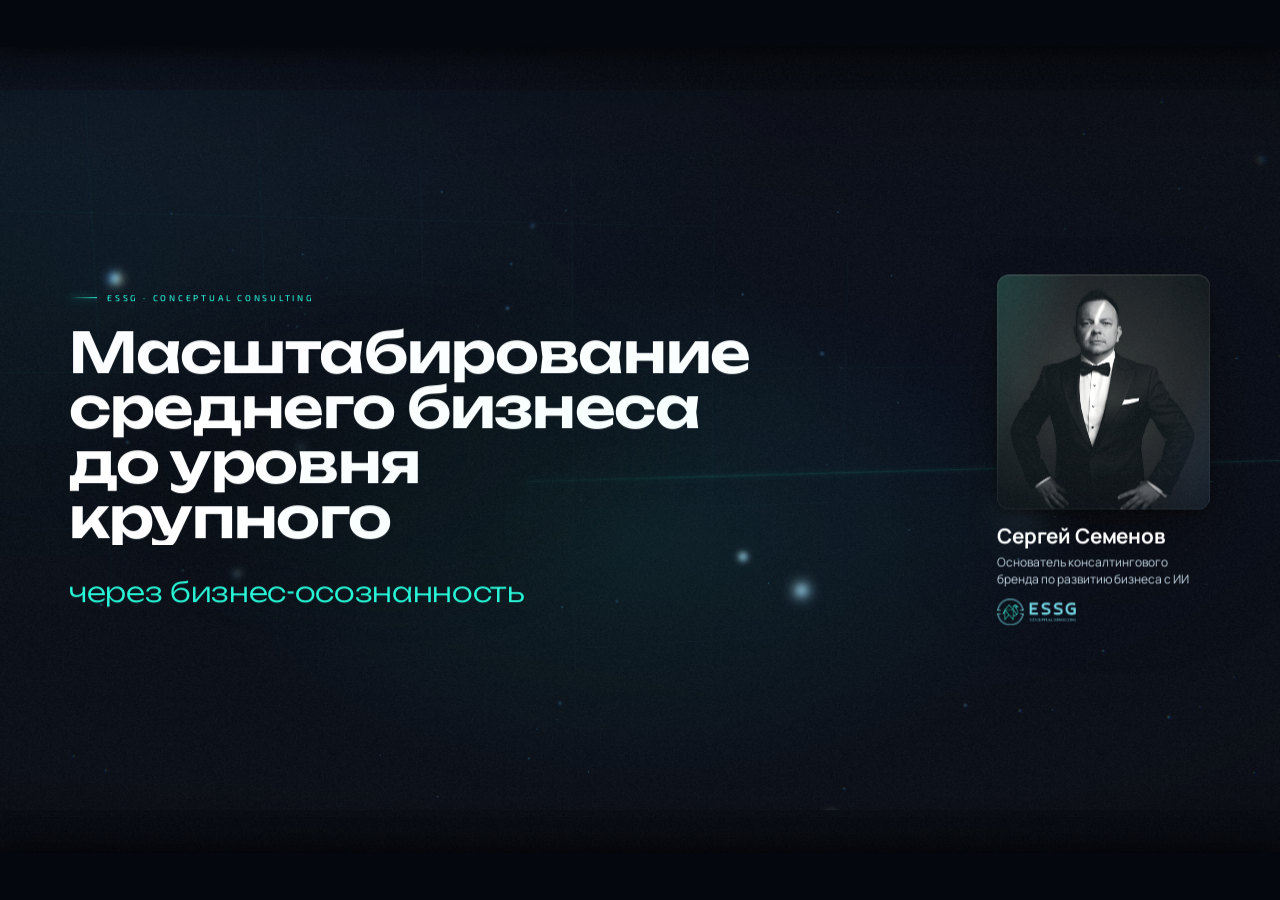
<file: deck.html>
<!DOCTYPE html>
<html lang="ru">
<head>
<meta charset="utf-8">
<meta name="viewport" content="width=device-width, initial-scale=1, viewport-fit=cover">
<title>Масштабирование среднего бизнеса до уровня крупного</title>
<meta name="description" content="ESSG · Сергей Семенов — путешествие по системе координат бизнеса">
<link rel="stylesheet" href="css/deck.css">
<script type="importmap">
{"imports":{
  "three":"./vendor/three/three.module.js",
  "three/addons/":"./vendor/three/addons/"
}}
</script>
</head>
<body>

<!-- кадр 16:9. Всё внутри масштабируется целиком, поэтому композиция
     одинакова на любой ширине, а не «плывёт» по процентам высоты -->
<div id="fit">
  <!-- слой 1: объёмный мир -->
  <canvas id="gl"></canvas>
  <!-- слой 2: контент кадра -->
  <div id="stage" aria-live="polite"></div>
</div>

<!-- слой 3: оптика -->
<div id="optics" aria-hidden="true">
  <div class="bloomveil"></div>
  <div class="shutter"></div>
  <div class="flash"></div>
  <div class="vignette"></div>
  <div class="grain"></div>
  <div class="bars"><i></i><i></i></div>
</div>

<!-- слой 4: управление -->
<nav id="hud" aria-label="навигация по презентации">
  <div class="rail"><div class="rail-fill"></div><div class="rail-ticks"></div></div>
  <div class="meta">
    <span class="axis-badge" id="axisBadge">—</span>
    <span class="count"><b id="stepNo">01</b><s>/</s><i id="stepTotal">04</i></span>
  </div>
  <div class="hint" id="hint">стрелки · пробел · прокрутка</div>
</nav>

<div id="boot"><div class="boot-mark"></div><div class="boot-txt">ESSG</div></div>

<script type="module" src="js/main.js"></script>
</body>
</html>
</file>
<file: css/deck.css>
/* ============================================================
   Масштабирование среднего бизнеса до уровня крупного — ESSG
   Дизайн-система сцены. Правило: ни одной флэтовой заливки,
   ни одного кегля вне шкалы, ни одного цвета вне палитры.
   ============================================================ */

@font-face{font-family:Unbounded;src:url("../media/fonts/Unbounded.ttf") format("truetype-variations");
  font-weight:200 900;font-display:block}
@font-face{font-family:Manrope;src:url("../media/fonts/Manrope.ttf") format("truetype-variations");
  font-weight:200 800;font-display:block}
@font-face{font-family:Exo2;src:url("../media/fonts/Exo2.ttf") format("truetype-variations");
  font-weight:200 900;font-display:block}

:root{
  /* --- палитра ESSG Neon. Больше двух акцентов в кадре не выводим --- */
  --void:#04070E;
  --bg:#070B16;
  --surface:#0B1220;
  --card:#16233A;
  --mint:#22F5D6;
  --blue:#3D7DFF;
  --teal:#0C3336;
  --magenta:#FF2E88;
  --ink:#FFFFFF;
  --muted:#BFD2E0;
  --dim:#7E93A8;

  /* --- единица кадра. --k ставит main.js: ширина кадра / 1920.
         Все кегли и отступы считаются от неё, поэтому композиция
         на любом экране одна и та же, просто крупнее или мельче. --- */
  --k: 1;

  /* --- типографическая шкала, шаг 1.28, единственный источник кеглей --- */
  --t-mega: calc(var(--k) * 84px);
  --t-hero: calc(var(--k) * 66px);
  --t-h1:   calc(var(--k) * 52px);
  --t-h2:   calc(var(--k) * 41px);
  --t-h3:   calc(var(--k) * 31px);
  --t-lead: calc(var(--k) * 23px);
  --t-body: calc(var(--k) * 18px);
  --t-label:calc(var(--k) * 13px);
  --t-micro:calc(var(--k) * 11px);

  /* --- ритм отступов, шаг 1.5. Тесных отступов не бывает --- */
  --s1:calc(var(--k) * 6px);  --s2:calc(var(--k) * 10px);
  --s3:calc(var(--k) * 15px); --s4:calc(var(--k) * 22px);
  --s5:calc(var(--k) * 33px); --s6:calc(var(--k) * 50px);
  --s7:calc(var(--k) * 74px); --s8:calc(var(--k) * 112px);
  --s9:calc(var(--k) * 168px);
  --gutter:calc(var(--k) * 104px);

  /* --- тени: всегда минимум три слоя, иначе плоско --- */
  --lift:
     0 1px 0 rgba(255,255,255,.055) inset,
     0 -22px 44px -30px rgba(34,245,214,.30) inset,
     0 2px 5px rgba(0,0,0,.50),
     0 14px 34px -12px rgba(0,0,0,.62),
     0 44px 90px -40px rgba(0,0,0,.80);
  --lift-hi:
     0 1px 0 rgba(255,255,255,.085) inset,
     0 -26px 50px -30px rgba(34,245,214,.40) inset,
     0 3px 8px rgba(0,0,0,.52),
     0 20px 48px -14px rgba(0,0,0,.66),
     0 64px 130px -50px rgba(0,0,0,.85);

  --ease:cubic-bezier(.16,1,.3,1);
  --ease-io:cubic-bezier(.66,0,.34,1);
}

*,*::before,*::after{box-sizing:border-box;margin:0;padding:0}
html,body{height:100%}
html{background:var(--void)}
body{
  font-family:Manrope,system-ui,sans-serif;
  color:var(--ink);
  background:var(--void);
  overflow:hidden;
  -webkit-font-smoothing:antialiased;
  text-rendering:optimizeLegibility;
  font-variant-numeric:tabular-nums;
  touch-action:none;
  cursor:default;
}
::selection{background:rgba(34,245,214,.26)}

/* ================= слои ================= */

#stage .anchor{position:absolute;left:0;top:0;will-change:transform,opacity}
#stage .part{transform-origin:50% 50%}
#stage .part[data-pad="right"]{transform-origin:100% 50%;padding-right:clamp(14px,1.2vw,26px)}
#stage .part[data-pad="left"]{transform-origin:0% 50%;padding-left:clamp(14px,1.2vw,26px)}

#optics{position:fixed;inset:0;z-index:5;pointer-events:none}
/* мягкая засветка от неона — «воздух» вместо пустоты */
#optics .bloomveil{position:absolute;inset:-10%;
  background:
    radial-gradient(42% 34% at 50% 58%, rgba(34,245,214,.075), transparent 70%),
    radial-gradient(60% 46% at 16% 18%, rgba(61,125,255,.055), transparent 72%);
  mix-blend-mode:screen;opacity:.9}
#optics .vignette{position:absolute;inset:0;
  background:
    radial-gradient(128% 96% at 50% 44%, transparent 50%, rgba(2,4,9,.26) 82%, rgba(2,4,9,.62) 100%),
    linear-gradient(to bottom, rgba(2,4,9,.30), transparent 20%, transparent 86%, rgba(2,4,9,.30))}
#optics .grain{position:absolute;inset:-60px;
  background-image:url("../media/grain.png");background-size:256px 256px;
  opacity:.055;mix-blend-mode:overlay;animation:grainshift 1.1s steps(3) infinite}
@keyframes grainshift{0%{transform:translate3d(0,0,0)}33%{transform:translate3d(-14px,9px,0)}
  66%{transform:translate3d(11px,-12px,0)}100%{transform:translate3d(0,0,0)}}
/* кинематографические поля — включаются только на ключевых кадрах */
#optics .bars i{position:absolute;left:0;right:0;height:0;background:var(--void);
  transition:height .9s var(--ease);box-shadow:0 0 30px rgba(0,0,0,.9)}
#optics .bars i:first-child{top:0}
#optics .bars i:last-child{bottom:0}
body[data-cine="1"] #optics .bars i{height:5.2vh}

/* ================= HUD ================= */
#hud{position:fixed;left:var(--gutter);right:var(--gutter);bottom:clamp(16px,2.4vh,30px);
  z-index:6;display:grid;grid-template-columns:1fr auto;gap:var(--s3) var(--s5);align-items:center}
#hud .rail{grid-column:1/-1;position:relative;height:2px;border-radius:2px;
  background:linear-gradient(90deg, rgba(191,210,224,.10), rgba(191,210,224,.16), rgba(191,210,224,.08))}
#hud .rail-fill{position:absolute;left:0;top:-.5px;height:3px;width:0;border-radius:3px;
  background:linear-gradient(90deg, rgba(34,245,214,.35), var(--mint));
  box-shadow:0 0 12px rgba(34,245,214,.65), 0 0 34px rgba(34,245,214,.28);
  transition:width .18s linear}
#hud .rail-ticks{position:absolute;inset:0}
#hud .rail-ticks b{position:absolute;top:-3px;width:1px;height:8px;background:rgba(191,210,224,.22)}
#hud .rail-ticks b.on{background:var(--mint);box-shadow:0 0 8px rgba(34,245,214,.8)}
#hud .meta{display:flex;align-items:center;gap:var(--s3)}
#hud .axis-badge{font-family:Exo2;font-weight:600;font-size:var(--t-micro);letter-spacing:.24em;
  text-transform:uppercase;color:var(--mint);padding:5px 10px 4px;border-radius:999px;
  border:1px solid rgba(34,245,214,.28);background:rgba(34,245,214,.055);
  box-shadow:0 0 18px -6px rgba(34,245,214,.5) inset}
#hud .count{font-family:Exo2;font-size:var(--t-label);letter-spacing:.1em;color:var(--dim)}
#hud .count b{color:var(--ink);font-weight:600}
#hud .count s{text-decoration:none;opacity:.4;margin:0 3px}
#hud .hint{grid-column:1;font-size:var(--t-micro);letter-spacing:.2em;text-transform:uppercase;
  color:var(--dim);opacity:.55;transition:opacity .5s var(--ease)}
body[data-moved="1"] #hud .hint{opacity:0}

/* ================= загрузка ================= */
#boot{position:fixed;inset:0;z-index:20;background:var(--void);
  display:grid;place-content:center;gap:var(--s4);justify-items:center;
  transition:opacity .8s var(--ease), visibility .8s}
body[data-ready="1"] #boot{opacity:0;visibility:hidden}
#boot .boot-mark{width:34px;height:34px;border-radius:50%;
  border:1px solid rgba(34,245,214,.22);border-top-color:var(--mint);
  animation:spin 1s linear infinite;box-shadow:0 0 26px -6px rgba(34,245,214,.6)}
@keyframes spin{to{transform:rotate(360deg)}}
#boot .boot-txt{font-family:Unbounded;font-weight:300;font-size:var(--t-label);
  letter-spacing:.52em;color:var(--dim);text-indent:.52em}

/* ============================================================
   ТИПОГРАФИКА КОНТЕНТА
   ============================================================ */
.t-kicker{font-family:Exo2;font-weight:500;font-size:var(--t-label);letter-spacing:.32em;
  text-transform:uppercase;color:var(--mint);display:flex;align-items:center;gap:var(--s3)}
.t-kicker::before{content:"";width:clamp(18px,2.2vw,44px);height:1px;flex:none;
  background:linear-gradient(90deg, transparent, var(--mint));box-shadow:0 0 8px rgba(34,245,214,.7)}

.t-mega{font-family:Unbounded;font-weight:600;font-size:var(--t-mega);line-height:.98;
  letter-spacing:-.024em;text-wrap:balance}
.t-hero{font-family:Unbounded;font-weight:600;font-size:var(--t-hero);line-height:1.02;
  letter-spacing:-.02em;text-wrap:balance}
.t-h1{font-family:Unbounded;font-weight:500;font-size:var(--t-h1);line-height:1.08;letter-spacing:-.016em}
.t-h2{font-family:Unbounded;font-weight:500;font-size:var(--t-h2);line-height:1.14;letter-spacing:-.012em}
.t-h3{font-family:Manrope;font-weight:700;font-size:var(--t-h3);line-height:1.24;letter-spacing:-.008em}
.t-lead{font-family:Manrope;font-weight:400;font-size:var(--t-lead);line-height:1.52;color:var(--muted)}
.t-body{font-family:Manrope;font-weight:400;font-size:var(--t-body);line-height:1.62;color:var(--muted)}
.t-label{font-family:Exo2;font-weight:500;font-size:var(--t-label);letter-spacing:.2em;
  text-transform:uppercase;color:var(--dim)}
.t-micro{font-family:Exo2;font-weight:500;font-size:var(--t-micro);letter-spacing:.22em;
  text-transform:uppercase;color:var(--dim)}
.mint{color:var(--mint)}
.em{color:var(--ink);font-weight:600}
/* цитата владельца — только тут допускается кавычка-ёлочка крупно */
.t-quote{font-family:Manrope;font-weight:500;font-size:var(--t-h3);line-height:1.38;color:var(--ink)}
.t-quote i{font-style:normal;color:var(--mint)}

/* перевод строки по словам без висячих предлогов */
.nb{white-space:nowrap}

/* ============================================================
   ПОВЕРХНОСТИ
   ============================================================ */
/* стекло: градиент + внутренний блик + кант, затухающий книзу + внешнее свечение */
.glass{position:relative;border-radius:clamp(14px,1.1vw,22px);
  background:
    linear-gradient(168deg, rgba(31,48,78,.92) 0%, rgba(14,23,40,.94) 58%, rgba(9,15,27,.96) 100%);
  box-shadow:var(--lift);
  backdrop-filter:blur(14px) saturate(1.1);
  -webkit-backdrop-filter:blur(14px) saturate(1.1);
  isolation:isolate}
.glass::before{content:"";position:absolute;inset:0;border-radius:inherit;padding:1px;
  background:linear-gradient(180deg, rgba(34,245,214,.62), rgba(34,245,214,.16) 42%, rgba(34,245,214,0) 92%);
  -webkit-mask:linear-gradient(#000 0 0) content-box, linear-gradient(#000 0 0);
  -webkit-mask-composite:xor;mask:linear-gradient(#000 0 0) content-box, linear-gradient(#000 0 0);
  mask-composite:exclude;pointer-events:none}
/* блик по верхней кромке */
.glass::after{content:"";position:absolute;left:6%;right:6%;top:2px;height:38%;border-radius:inherit;
  background:linear-gradient(180deg, rgba(255,255,255,.075), transparent);
  filter:blur(6px);pointer-events:none}
.glass.blue::before{background:linear-gradient(180deg, rgba(61,125,255,.66), rgba(61,125,255,.16) 42%, rgba(61,125,255,0) 92%)}
.glass.blue{box-shadow:
     0 1px 0 rgba(255,255,255,.055) inset,
     0 -22px 44px -30px rgba(61,125,255,.34) inset,
     0 2px 5px rgba(0,0,0,.50), 0 14px 34px -12px rgba(0,0,0,.62), 0 44px 90px -40px rgba(0,0,0,.80)}
.glass.mag::before{background:linear-gradient(180deg, rgba(255,46,136,.62), rgba(255,46,136,.14) 42%, rgba(255,46,136,0) 92%)}
.glass.mag{box-shadow:
     0 1px 0 rgba(255,255,255,.055) inset,
     0 -22px 44px -30px rgba(255,46,136,.32) inset,
     0 2px 5px rgba(0,0,0,.50), 0 14px 34px -12px rgba(0,0,0,.62), 0 44px 90px -40px rgba(0,0,0,.80)}

/* узел схемы — плашка на оси */
.node{display:inline-flex;align-items:center;gap:var(--s2);
  padding:clamp(9px,.72vw,15px) clamp(16px,1.3vw,28px);
  font-family:Unbounded;font-weight:500;font-size:var(--t-h3);letter-spacing:-.008em;
  white-space:nowrap}
.node .dot{width:6px;height:6px;border-radius:50%;background:var(--mint);flex:none;
  box-shadow:0 0 10px var(--mint), 0 0 26px rgba(34,245,214,.55)}
.node.blue .dot{background:var(--blue);box-shadow:0 0 10px var(--blue),0 0 26px rgba(61,125,255,.5)}
.node.mag .dot{background:var(--magenta);box-shadow:0 0 10px var(--magenta),0 0 26px rgba(255,46,136,.5)}

/* развилка «или» — ромб между узлами */
.vs{width:clamp(30px,2.3vw,44px);height:clamp(30px,2.3vw,44px);display:grid;place-content:center;
  transform:rotate(45deg);border-radius:6px;
  background:linear-gradient(150deg, rgba(255,46,136,.22), rgba(20,12,24,.9));
  border:1px solid rgba(255,46,136,.5);
  box-shadow:0 0 26px -6px rgba(255,46,136,.75), 0 10px 26px -12px rgba(0,0,0,.8)}
.vs span{transform:rotate(-45deg);font-family:Exo2;font-weight:700;font-size:var(--t-micro);
  letter-spacing:.06em;color:#FFD9E8}

/* ============================================================
   ОПРАВА ФОТОГРАФИИ — текст никогда не лежит на фото
   ============================================================ */
.plate{position:relative;border-radius:clamp(12px,.95vw,18px);overflow:hidden;
  background:var(--surface);
  box-shadow:var(--lift-hi)}
.plate img{display:block;width:100%;height:100%;object-fit:cover;
  filter:saturate(.92) contrast(1.03)}
/* фаска: светлая кромка сверху-слева, глухая снизу-справа */
.plate .bevel{position:absolute;inset:0;border-radius:inherit;pointer-events:none;
  box-shadow:
    0 1px 0 rgba(255,255,255,.12) inset,
    0 0 0 1px rgba(255,255,255,.055) inset,
    0 -70px 90px -70px rgba(4,7,14,.95) inset}
/* контровой блик по одному ребру — главный признак «дорого» на фото */
.plate .rim{position:absolute;inset:0;border-radius:inherit;pointer-events:none;
  background:linear-gradient(112deg, rgba(34,245,214,.16), transparent 26%, transparent 76%, rgba(61,125,255,.12));
  mix-blend-mode:screen}
.plate.cut{background:transparent;box-shadow:none}
.plate.cut img{object-fit:contain;filter:drop-shadow(0 34px 44px rgba(0,0,0,.72))}
.plate.cut .bevel,.plate.cut .rim{display:none}

/* подпись к фото — отдельный материал под кадром, не поверх */
.caption{display:flex;flex-direction:column;gap:2px;padding-top:var(--s3)}
.caption b{font-family:Manrope;font-weight:700;font-size:var(--t-body);letter-spacing:.002em;color:var(--ink)}
.caption span{font-family:Exo2;font-weight:500;font-size:var(--t-micro);letter-spacing:.2em;
  text-transform:uppercase;color:var(--dim)}
.caption.on-side{padding-top:0}

/* портретная карточка человека */
.person{display:flex;flex-direction:column;gap:0;width:100%}
.person .frame{position:relative;border-radius:clamp(12px,.95vw,18px);overflow:hidden;
  aspect-ratio:3/4;
  background:
    radial-gradient(120% 90% at 50% 8%, rgba(31,48,78,.75), rgba(8,13,24,.96) 72%);
  box-shadow:var(--lift)}
.person .frame img{position:absolute;inset:0;width:100%;height:100%;object-fit:cover;object-position:50% 12%}
.person .frame .bevel{position:absolute;inset:0;border-radius:inherit;pointer-events:none;
  box-shadow:0 0 0 1px rgba(255,255,255,.06) inset, 0 -80px 80px -60px rgba(4,7,14,.9) inset}
.person .frame .glowline{position:absolute;left:0;right:0;bottom:0;height:1px;
  background:linear-gradient(90deg,transparent,var(--mint),transparent);opacity:.55;
  box-shadow:0 0 12px rgba(34,245,214,.7)}
.person .who{padding-top:var(--s3);display:flex;flex-direction:column;gap:3px}
.person .who b{font-family:Manrope;font-weight:700;font-size:var(--t-body);color:var(--ink)}
.person .who span{font-family:Manrope;font-weight:400;font-size:var(--t-micro);letter-spacing:.02em;
  text-transform:none;color:var(--dim);line-height:1.4}

/* логотип: всегда в собственной оправе, не «шлёпнутый» на фон */
.logomark{display:inline-flex;align-items:center;gap:var(--s3);
  padding:var(--s2) var(--s3);border-radius:10px;
  background:linear-gradient(170deg, rgba(255,255,255,.055), rgba(255,255,255,.015));
  border:1px solid rgba(255,255,255,.075);
  box-shadow:0 10px 30px -18px rgba(0,0,0,.9)}
.logomark img{height:clamp(17px,1.35vw,26px);width:auto;display:block;
  filter:brightness(1.35) saturate(.85)}
.logomark.bare{background:none;border:0;box-shadow:none;padding:0}

/* список тезисов — маркер чертится, а не появляется точкой */
.bullets{display:flex;flex-direction:column;gap:var(--s3)}
.bullets li{list-style:none;display:grid;grid-template-columns:auto 1fr;gap:var(--s3);align-items:baseline}
.bullets li .mk{width:clamp(14px,1.1vw,22px);height:1px;background:linear-gradient(90deg,var(--mint),transparent);
  box-shadow:0 0 8px rgba(34,245,214,.6);transform-origin:left center;margin-top:.72em}
.bullets li em{font-style:normal;color:var(--ink);font-weight:600}

/* мелкая техническая пометка — для «уточнить у владельца» не используется в показе */
.tag{font-family:Exo2;font-size:var(--t-micro);letter-spacing:.18em;text-transform:uppercase;
  color:var(--mint);opacity:.75}

/* ============================================================
   РАСКЛАДКИ СЦЕН
   ============================================================ */
.blk{position:relative}
.stack{display:flex;flex-direction:column;align-items:flex-start}
.gap3{gap:var(--s3)} .gap4{gap:var(--s4)} .gap5{gap:var(--s5)} .gap6{gap:var(--s6)}

/* обложка */
.cover{display:grid;grid-template-columns:minmax(0,1.32fr) minmax(0,.68fr);
  gap:var(--s7);align-items:center;width:min(1560px, 84vw)}
.who-line{display:flex;flex-direction:column;align-items:flex-start;gap:var(--s1)}

/* «или» — две чаши весов */
.fork{display:grid;grid-template-columns:1fr auto 1fr;align-items:center;
  gap:clamp(14px,1.5vw,34px);width:min(1080px,72vw)}
.fork .side{display:flex;flex-direction:column;gap:var(--s3)}
.fork .side.r{align-items:flex-end;text-align:right}

/* три персоны в ряд */
.trio{display:grid;grid-template-columns:repeat(3,1fr);gap:clamp(16px,1.8vw,38px);
  width:min(1020px,66vw)}

/* ============================================================
   БРЕЙКПОИНТЫ. Проверяется на 1920 / 1440 / 1280 / 834 / 390
   ============================================================ */



@media (prefers-reduced-motion:reduce){
  #optics .grain{animation:none}
}

/* ============================================================
   РАСКРЫТИЕ ПО ПРОГРЕССУ
   --rv ставит main.js: 0 — ещё нет, 1 — на месте.
   Никакого transition: значение приходит каждый кадр,
   иначе скраб назад «догоняет» и дёргается.
   ============================================================ */
[data-r]{
  --rv:0;
  opacity:var(--rv);
  transform:translate3d(0, calc((1 - var(--rv)) * 26px), 0);
  will-change:transform,opacity,filter;
}
/* заголовок выходит из-за собственной кромки — «печать», а не всплытие */
h1[data-r],h2[data-r]{
  clip-path:inset(-12% -30% calc((1 - var(--rv)) * 112%) -8%);
  transform:translate3d(0, calc((1 - var(--rv)) * 14px), 0);
  opacity:1;
}
/* маркер списка чертится слева вправо */
.bullets li .mk{transform:scaleX(var(--rv, 1))}

/* ============================================================
   ЭЛЕМЕНТЫ СЦЕН 2–3
   ============================================================ */
/* знак вопроса: та же ромбовидная форма, что «или», но пурпурная */
.q-mark{display:flex;align-items:center;gap:var(--s4);margin-top:var(--s2)}
.vs.mag-q{background:linear-gradient(150deg, rgba(255,46,136,.30), rgba(24,10,20,.92));
  border-color:rgba(255,46,136,.62);
  box-shadow:0 0 34px -6px rgba(255,46,136,.85), 0 12px 30px -14px rgba(0,0,0,.85)}
.vs.mag-q span{font-size:var(--t-body);color:#FFE3EE;font-weight:700}

/* фото-вставка с подписью */
figure.shot{width:100%;margin:0}
figure.shot .plate{width:100%}

/* глобальное и локальное рядом: слева одна персона, справа три */
.two-col{display:grid;grid-template-columns:minmax(0,.34fr) minmax(0,1fr);
  gap:clamp(24px,3vw,72px);align-items:start;width:100%;margin-top:var(--s2)}
.two-col .global-col{display:flex;flex-direction:column;gap:var(--s4);align-items:flex-start;margin:0}
.two-col .global-col .person{width:min(208px,100%)}
.two-col .local-col .trio{width:100%}
.two-col .local-col .person .frame{aspect-ratio:3/4}




/* ============================================================
   ПОДПИСИ УЗЛОВ ОСИ
   ============================================================ */
.axlabel{pointer-events:none}
.axlabel b{display:grid;place-content:center;font-family:Exo2;font-weight:600;
  letter-spacing:.06em;color:var(--mint);
  text-shadow:0 0 14px rgba(34,245,214,.75), 0 0 40px rgba(34,245,214,.35)}
.ax-node b{width:26px;height:26px;font-size:13px;border-radius:50%;
  border:1px solid rgba(34,245,214,.35);background:rgba(4,7,14,.72);
  box-shadow:0 0 22px -6px rgba(34,245,214,.8)}
.ax-tip b{font-size:22px;font-weight:700}

/* ============================================================
   ГЛУБИНА ВНУТРИ ФОТО
   Яркий кадр в тёмной сцене пробивает дыру — гасим края изнутри
   ============================================================ */
.plate .deep{position:absolute;inset:0;border-radius:inherit;pointer-events:none;
  background:
    radial-gradient(112% 86% at 50% 42%, transparent 38%, rgba(4,7,14,.30) 76%, rgba(4,7,14,.62) 100%),
    linear-gradient(to bottom, rgba(4,7,14,.20), transparent 26%, transparent 66%, rgba(4,7,14,.48));
  mix-blend-mode:multiply}

/* узел развилки читается как объект, а не как кнопка */
.node{border-radius:999px}
.node.glass::after{left:10%;right:10%;height:46%}

/* ============================================================
   ЭКРАННЫЙ СЛАЙД
   Раскладка в процентах кадра — предсказуема на любой ширине.
   Объём даёт мир за ней, а не смещение самих блоков.
   ============================================================ */
#stage .slide{position:absolute;inset:0;will-change:transform,opacity,filter;
  transform-origin:50% 50%}
#stage .slide .pin{position:absolute;
  transform:translate(var(--tx,-50%), var(--ty,-50%)) translate3d(var(--px,0), var(--py,0), 0);
  will-change:transform}

/* ---- обложка ---- */
.slide[data-layout="cover"] .pin[data-w="cover-text"]{width:calc(var(--k) * 900px)}
.slide[data-layout="cover"] .pin[data-w="cover-portrait"]{width:calc(var(--k) * 320px)}

/* ---- система координат ---- */
.slide[data-layout="axes"] .pin[data-w="axes-text"]{width:calc(var(--k) * 760px)}

/* ---- развилка ---- */
.slide[data-layout="fork"] .fork-side{display:flex;flex-direction:column;
  gap:var(--s3);width:calc(var(--k) * 320px)}
.slide[data-layout="fork"] .fork-side.l{align-items:flex-end;text-align:right}
.slide[data-layout="fork"] .fork-side.r{align-items:flex-start;text-align:left}
.slide[data-layout="fork"] .pin[data-w="fork-shot"]{width:min(26vw,420px)}
.slide[data-layout="fork"] .pin[data-w="trend-global"]{width:calc(var(--k) * 132px)}
.slide[data-layout="fork"] .pin[data-w="trend-local"]{width:calc(var(--k) * 420px)}
.slide[data-layout="fork"] .q-mark{white-space:nowrap}

/* на узком экране развилка складывается, а подписи перестают
   цепляться к ветвям — геометрия уходит на второй план */



/* ============================================================
   КРУГ 4: читаемость мелких, но смысловых элементов
   ============================================================ */
/* «или» — это точка выбора, она обязана читаться, а не прятаться */
.vs{width:clamp(38px,2.9vw,56px);height:clamp(38px,2.9vw,56px);
  background:linear-gradient(150deg, rgba(255,46,136,.30), rgba(22,12,22,.94));
  border-color:rgba(255,46,136,.62);
  box-shadow:0 0 38px -8px rgba(255,46,136,.85), 0 0 90px -30px rgba(255,46,136,.5),
             0 12px 30px -14px rgba(0,0,0,.88)}
.vs span{font-size:var(--t-label);color:#FFE8F1;letter-spacing:.04em}
.vs.mag-q span{font-size:var(--t-h3);line-height:1}

/* логотип партнёра рядом с портретом — не микроскопическая наклейка */
.logomark img{height:clamp(22px,1.7vw,32px)}
.person + .logomark{align-self:center}

/* подпись под фото не должна попадать в свечение оси */
figure.shot .caption{padding-top:var(--s2)}

/* доказательство под осью: портреты чуть плотнее, подписи в одну строку */
.slide[data-layout="fork"] .pin[data-w="trend-local"] .trio{gap:clamp(10px,1.1vw,20px)}
.slide[data-layout="fork"] .person .who b{font-size:var(--t-label);
  font-family:Manrope;text-transform:none;letter-spacing:0}
.slide[data-layout="fork"] .person .who span{font-size:var(--t-micro);letter-spacing:.02em}

/* ============================================================
   КРУГ 5
   ============================================================ */
/* вопрос собирается в столбик — так он влезает в просвет между ветвями
   и ни одна строка не ложится поперёк луча */
.q-mark{flex-direction:column;align-items:center;gap:var(--s3);
  text-align:center;max-width:calc(var(--k) * 420px);white-space:normal}
.slide[data-layout="fork"] .q-mark{white-space:normal}
.q-mark .t-quote{text-wrap:balance}

/* фото с проектора малоконтрастно: меньше внутреннего затемнения,
   зато у оправы своё свечение — кадр перестаёт тонуть в тёмном */
figure.shot .plate .deep{
  background:
    radial-gradient(118% 92% at 50% 42%, transparent 52%, rgba(4,7,14,.16) 84%, rgba(4,7,14,.36) 100%);
  mix-blend-mode:multiply}
figure.shot .plate{
  box-shadow:
     0 1px 0 rgba(255,255,255,.10) inset,
     0 0 0 1px rgba(34,245,214,.14) inset,
     0 0 48px -14px rgba(34,245,214,.34),
     0 3px 8px rgba(0,0,0,.52),
     0 22px 52px -14px rgba(0,0,0,.66),
     0 70px 140px -50px rgba(0,0,0,.85)}
figure.shot .plate img{filter:saturate(.95) contrast(1.10) brightness(1.06)}
.slide[data-layout="fork"] .pin[data-w="fork-shot"]{width:calc(var(--k) * 400px)}

/* подпись персоны в строку с логотипом */
.person .who.row{display:flex;align-items:center;gap:var(--s3);padding-top:var(--s3)}
.person .who.row .names{display:flex;flex-direction:column;gap:2px;min-width:0}
.person .who.row .names b{font-family:Manrope;font-weight:700;font-size:var(--t-label);
  text-transform:none;letter-spacing:0;color:var(--ink)}
.person .who.row .names span{font-size:var(--t-micro);letter-spacing:.02em;color:var(--dim)}
.person .who.row .logomark img{height:clamp(20px,1.5vw,28px)}

/* ============================================================
   КАДР 16:9
   Вписывается в окно целиком; всё внутри масштабируется вместе
   с ним. За его пределами — та же пустота цвета сцены, поэтому
   поля не читаются как чёрные полосы.
   ============================================================ */
#fit{position:fixed;left:50%;top:50%;transform:translate(-50%,-50%);
  width:min(100vw, calc(100vh * 16 / 9));
  height:min(100vh, calc(100vw * 9 / 16));
  overflow:hidden;z-index:1}
#gl{position:absolute;inset:0;width:100%;height:100%;display:block;z-index:1}
#stage{position:absolute;inset:0;z-index:2;pointer-events:none;overflow:hidden}

/* ---------- портрет телефона ----------
   кадр 16:9 здесь был бы высотой в 220 px, читать нечего.
   Поэтому слайд разворачивается в вертикальный столбик,
   а объёмный мир остаётся фоном за ним. */
body[data-portrait="1"] #fit{width:100vw;height:100vh}
body[data-portrait="1"] #stage .slide{
  display:flex;flex-direction:column;justify-content:center;
  gap:var(--s4);
  padding:calc(var(--k) * 92px) var(--gutter) calc(var(--k) * 132px);
  overflow:hidden}
body[data-portrait="1"] #stage .pin{
  position:static !important;transform:none !important;width:100% !important}
body[data-portrait="1"] .fork-side{
  width:100% !important;align-items:flex-start !important;text-align:left !important}
body[data-portrait="1"] .q-mark{
  flex-direction:row;align-items:center;text-align:left;max-width:100%;align-self:flex-start}
body[data-portrait="1"] .trio{grid-template-columns:repeat(3,1fr);gap:var(--s3);width:100%}
body[data-portrait="1"] .trio > *:last-child{grid-column:auto;max-width:none}
body[data-portrait="1"] .slide[data-layout="cover"]{justify-content:center}
body[data-portrait="1"] .slide[data-layout="cover"] .pin[data-w="cover-portrait"]{
  width:calc(var(--k) * 190px) !important;order:-1}
body[data-portrait="1"] .pin[data-w="fork-shot"],
body[data-portrait="1"] .pin[data-w="trend-global"],
body[data-portrait="1"] .pin[data-w="trend-local"]{width:100% !important}
body[data-portrait="1"] .pin[data-w="trend-global"] .person{width:calc(var(--k) * 150px)}
body[data-portrait="1"] #optics .bars i{height:0}

/* ============================================================
   .flow — содержимое слайда
   В альбоме прозрачная подложка под абсолютные штыри.
   В портрете — вертикальный столбик, который JS ужимает до кадра.
   ============================================================ */
#stage .flow{position:absolute;inset:0;transform-origin:50% 50%;--fitk:1;
  /* общий предохранитель: если композиция выше отведённой области,
     слайд ужимается целиком, а не вылезает на полосу прогресса */
  transform:translateY(var(--fity,0)) scale(var(--fitk,1))}
body[data-portrait="1"] #stage .flow{
  position:absolute;left:0;right:0;top:44%;bottom:auto;
  /* масштаб приходит из JS отдельной переменной, чтобы не затирать центрирование */
  transform:translateY(-50%) scale(var(--fitk,1));transform-origin:50% 50%;
  display:flex;flex-direction:column;justify-content:center;gap:var(--s4);
  padding:0 var(--gutter)}
body[data-portrait="1"] #stage .slide{display:block;padding:0}

/* ============================================================
   ПОРТРЕТ: поля и HUD
   Поле кадра 104 px эталона в портрете съедало половину ширины —
   текст вставал в колонку 200 px. Здесь своё поле и свой кегль HUD.
   ============================================================ */
body[data-portrait="1"]{--gutter:calc(var(--k) * 24px)}
body[data-portrait="1"] #hud{left:calc(var(--k) * 24px);right:calc(var(--k) * 24px);
  bottom:calc(var(--k) * 16px);gap:calc(var(--k) * 12px)}
body[data-portrait="1"] #hud .axis-badge{font-size:calc(var(--k) * 8px);letter-spacing:.16em;
  white-space:nowrap;padding:calc(var(--k)*4px) calc(var(--k)*8px)}
body[data-portrait="1"] #hud .count{font-size:calc(var(--k) * 10px)}
body[data-portrait="1"] #hud .hint{display:none}
body[data-portrait="1"] .q-mark{gap:var(--s3)}
body[data-portrait="1"] .q-mark .vs.mag-q{flex:none}
body[data-portrait="1"] .trio{gap:var(--s2)}
body[data-portrait="1"] .person .who b{font-size:calc(var(--k) * 11px)}
body[data-portrait="1"] .person .who span{font-size:calc(var(--k) * 9px)}

/* ============================================================
   ОПТИКА ПЕРЕХОДОВ
   Вспышка на врезе и неоновая шторка, которая проходит по кадру
   и меняет содержимое ровно там, где прошла.
   ============================================================ */
#optics .flash{position:absolute;inset:0;opacity:0;pointer-events:none;
  background:radial-gradient(70% 55% at 50% 50%, rgba(214,255,250,.85), rgba(34,245,214,.25) 45%, transparent 72%);
  mix-blend-mode:screen}
#optics .shutter{--sw:-20%;position:absolute;inset:-6% -10%;opacity:0;pointer-events:none;
  background:linear-gradient(100deg,
      transparent calc(var(--sw) - 16%),
      rgba(34,245,214,.10) calc(var(--sw) - 7%),
      rgba(214,255,250,.92) var(--sw),
      rgba(34,245,214,.10) calc(var(--sw) + 7%),
      transparent calc(var(--sw) + 16%));
  mix-blend-mode:screen;filter:blur(calc(var(--k) * 1px))}

/* ============================================================
   ПОДПИСИ ОБЪЕКТОВ В МИРЕ
   Едут вместе с камерой при любом облёте — поэтому им нужен
   собственный слой и свой якорь, а не место в раскладке кадра.
   ============================================================ */
#stage .wmark{position:absolute;left:0;top:0;will-change:transform,opacity;pointer-events:none}
#stage .wmark.right{text-align:right}
#stage .wmark.left{text-align:left}
#stage .wmark.center{text-align:center}
.wnode{display:flex;flex-direction:column;gap:var(--s3)}
#stage .wmark.right .wnode{align-items:flex-end}
#stage .wmark.left .wnode{align-items:flex-start}
.wnode.center{align-items:center}
.wnode p{margin:0}

/* подпись этажа — прикреплена к самому этажу, а не к углу кадра */
.floorlabel{display:inline-flex;flex-direction:column;gap:2px;align-items:center;
  padding:calc(var(--k)*9px) calc(var(--k)*18px);border-radius:999px;
  background:linear-gradient(168deg, rgba(31,48,78,.90), rgba(9,15,27,.94));
  border:1px solid rgba(34,245,214,.30);
  box-shadow:0 0 34px -12px rgba(34,245,214,.7), 0 14px 34px -14px rgba(0,0,0,.8)}
.floorlabel b{font-family:Unbounded;font-weight:500;font-size:var(--t-h3);letter-spacing:-.01em;white-space:nowrap}
.floorlabel span{font-family:Exo2;font-size:var(--t-micro);letter-spacing:.2em;
  text-transform:uppercase;color:var(--dim)}

/* ступени спирали */
.steplabel{display:inline-flex;padding:calc(var(--k)*8px) calc(var(--k)*20px);border-radius:999px;
  background:linear-gradient(168deg, rgba(31,48,78,.88), rgba(9,15,27,.94));
  border:1px solid rgba(255,255,255,.14);
  box-shadow:0 14px 34px -16px rgba(0,0,0,.85)}
.steplabel b{font-family:Unbounded;font-weight:500;font-size:var(--t-lead);white-space:nowrap}
.steplabel.low{border-color:rgba(61,125,255,.45);box-shadow:0 0 30px -12px rgba(61,125,255,.8)}
.steplabel.mid{border-color:rgba(34,245,214,.45);box-shadow:0 0 30px -12px rgba(34,245,214,.8)}
.steplabel.high{border-color:rgba(255,255,255,.5);box-shadow:0 0 34px -10px rgba(255,255,255,.7)}

/* ============================================================
   НОВЫЕ РАСКЛАДКИ
   ============================================================ */
/* утверждение по центру кадра — на нём держится развилка 3 */
.claim{padding:calc(var(--k)*26px) calc(var(--k)*34px);border-radius:calc(var(--k)*18px);
  display:flex;flex-direction:column;gap:var(--s3);width:calc(var(--k)*470px)}
.claim p{margin:0}

/* кейс: текст с одной стороны, две карточки с другой */
.duo{display:grid;grid-template-columns:1fr 1fr;gap:calc(var(--k)*22px);align-items:start}
.duo .shot{display:flex;flex-direction:column;height:100%}
.duo .plate{flex:1}
.duo .caption{margin-top:auto}
.slide[data-layout="case"] .pin[data-w="case-text"]{width:calc(var(--k)*560px)}
.slide[data-layout="case"] .pin[data-w="case-shot"]{width:calc(var(--k)*520px)}

/* этаж: список слева или справа, сетка скриншотов напротив */
.slide[data-layout="floor"] .pin[data-w="floor-list"]{width:calc(var(--k)*420px)}
.slide[data-layout="floor"] .pin[data-w="floor-shots"]{width:calc(var(--k)*740px)}
.shotgrid{display:grid;grid-template-columns:repeat(3,1fr);gap:calc(var(--k)*18px)}
.shotgrid.five{grid-template-columns:repeat(3,1fr)}
.shotgrid.four{grid-template-columns:repeat(3,1fr)}
.shotgrid.four{grid-template-columns:repeat(2,1fr)}
.shotgrid .plate{aspect-ratio:16/10;width:100%;
  background:linear-gradient(168deg, rgba(18,28,48,.9), rgba(8,13,24,.95))}
.shotgrid .plate img{object-fit:contain;padding:calc(var(--k)*6px)}
.shotgrid .caption{padding-top:calc(var(--k)*8px)}
.shotgrid .caption b{font-size:var(--t-micro);font-family:Manrope;font-weight:700;
  letter-spacing:0;text-transform:none;line-height:1.3}

/* маркер списка справа — зеркальный */
.bullets.right li{grid-template-columns:1fr auto;text-align:right}
.bullets.right li .mk{background:linear-gradient(270deg,var(--mint),transparent);transform-origin:right center}
.t-kicker.right{flex-direction:row-reverse}
.t-kicker.right::before{background:linear-gradient(270deg, transparent, var(--mint))}
.t-kicker.center{justify-content:center}

/* push/pull: три доказательства в ряд */
.trio.evidence{grid-template-columns:repeat(3,1fr);align-items:start}
.trio.evidence .shot{display:flex;flex-direction:column;height:100%}
.trio.evidence .plate{flex:1;display:grid;place-content:center}
.trio.evidence .caption{margin-top:auto}
.slide[data-layout="fork-y"] .pin[data-w="pull-row"]{width:calc(var(--k)*820px)}
.slide[data-layout="fork-y"] .pin[data-w="mid-claim"]{width:calc(var(--k)*470px)}
.t-quote.center{text-align:center;max-width:calc(var(--k)*760px)}

/* финал и QR */
.slide[data-layout="final"] .pin[data-w="final-text"]{width:calc(var(--k)*860px)}
.qrwrap{display:flex;flex-direction:column;align-items:center;gap:var(--s5)}
.qrplate{width:calc(var(--k)*300px);height:calc(var(--k)*300px);display:grid;place-content:center;
  padding:calc(var(--k)*26px);border-radius:calc(var(--k)*24px);
  background:linear-gradient(168deg, rgba(31,48,78,.55), rgba(9,15,27,.75));
  border:1px solid rgba(34,245,214,.26);
  box-shadow:0 0 70px -20px rgba(34,245,214,.65), 0 30px 70px -30px rgba(0,0,0,.9)}
.qrplate img{width:100%;height:100%;object-fit:contain;
  filter:drop-shadow(0 0 14px rgba(34,245,214,.55))}

/* поворотные сцены: текст один, кадр держит движение */
.slide[data-layout="turn"] .pin[data-w="axes-text"]{width:calc(var(--k)*760px)}
.slide[data-layout="spiral"] .pin[data-w="axes-text"]{width:calc(var(--k)*560px)}

/* ============================================================
   КРУГ 6
   ============================================================ */
/* подпись функции на повороте к оси Z — призрак будущего этажа */
.fnlabel{display:inline-flex;padding:calc(var(--k)*7px) calc(var(--k)*16px);border-radius:999px;
  background:linear-gradient(168deg, rgba(31,48,78,.55), rgba(9,15,27,.72));
  border:1px dashed rgba(34,245,214,.32)}
.fnlabel b{font-family:Manrope;font-weight:700;font-size:var(--t-label);
  letter-spacing:.02em;color:var(--muted);white-space:nowrap}

/* скриншоты решений: крупнее и контрастнее — они доказательство,
   а не фактура. Мелкими и серыми они читались штампами. */
.slide[data-layout="floor"] .pin[data-w="floor-shots"]{width:calc(var(--k)*880px)}
.shotgrid{gap:calc(var(--k)*20px)}
.shotgrid .plate img{filter:saturate(1.0) contrast(1.12) brightness(1.10)}
.shotgrid .plate{box-shadow:
     0 1px 0 rgba(255,255,255,.10) inset,
     0 0 0 1px rgba(34,245,214,.16) inset,
     0 0 44px -16px rgba(34,245,214,.40),
     0 16px 40px -14px rgba(0,0,0,.70),
     0 50px 100px -44px rgba(0,0,0,.85)}
.shotgrid .plate .deep{
  background:radial-gradient(118% 92% at 50% 42%, transparent 58%, rgba(4,7,14,.14) 86%, rgba(4,7,14,.30) 100%)}
.shotgrid .caption b{font-size:calc(var(--k)*12px)}

/* ============================================================
   КРУГ 7
   ============================================================ */
/* 6. Луч не должен резать строку. Под повествованием — мягкая
   тёмная подложка: геометрия за ней видна, но текст держится. */
#stage .slide .pin > *{position:relative}
#stage .slide .pin::before{content:"";position:absolute;
  inset:calc(var(--k) * -34px) calc(var(--k) * -44px);
  background:radial-gradient(60% 62% at 50% 50%, rgba(4,7,14,.82), rgba(4,7,14,.45) 62%, transparent 82%);
  filter:blur(calc(var(--k) * 12px));pointer-events:none;z-index:-1}
/* у карточек своя глубина, подложка им не нужна */
#stage .slide .pin[data-w="floor-shots"]::before,
#stage .slide .pin[data-w="case-shot"]::before,
#stage .slide .pin[data-w="pull-row"]::before,
#stage .slide .pin[data-w="cover-portrait"]::before,
#stage .slide .pin[data-w="qr-block"]::before{display:none}

/* 10. Служебная обвязка прячется: на экране форума подсказка
   про стрелки и пробел выдаёт веб-страницу. Возвращается,
   только когда к презентации прикасаются. */
#hud{opacity:0;transition:opacity .5s var(--ease)}
body[data-touch="1"] #hud{opacity:1}
#hud .hint{display:none}

/* 12. QR на светлой подложке: инверсный бирюзовый рискует
   не считаться половиной зала. */
.qrplate{background:linear-gradient(168deg, #F2F7F8, #DCE8EA);
  border:1px solid rgba(34,245,214,.5)}
.qrplate img{filter:invert(1) brightness(.18) saturate(0) contrast(1.6);
  mix-blend-mode:multiply}
.slide[data-layout="qr"] .pin[data-w="qr-block"]{width:calc(var(--k)*620px)}
.qrwrap{gap:var(--s6)}

/* ============================================================
   КРУГ 8
   ============================================================ */
/* 2. Регресс contain: карточка была на две трети пустой.
   Высоту задаёт сам кадр — нет ни обрезки, ни полей. */
/* Все снимки приведены к горизонтали, поэтому сетка снова единая:
   одна пропорция на все карточки, кадр вписывается целиком. */
.shotgrid{align-items:start}
.shotgrid .plate{aspect-ratio:16/9;height:auto}
.shotgrid .plate img{position:absolute;inset:0;width:100%;height:100%;
  object-fit:contain;padding:calc(var(--k)*5px)}

/* 5. Пять функций как нумерованный столбец: сверху вниз, как этажи */
.slide[data-layout="turn"] .pin[data-w="fn-list"]{width:calc(var(--k)*300px)}
ol.floors{list-style:none;display:flex;flex-direction:column;gap:calc(var(--k)*10px)}
ol.floors li{display:grid;grid-template-columns:auto 1fr;gap:var(--s3);align-items:baseline;
  padding:calc(var(--k)*9px) calc(var(--k)*16px);border-radius:calc(var(--k)*12px);
  background:linear-gradient(168deg, rgba(31,48,78,.52), rgba(9,15,27,.62));
  border:1px solid rgba(34,245,214,.16)}
ol.floors li b{font-family:Exo2;font-weight:600;font-size:var(--t-label);color:var(--mint);
  letter-spacing:.06em}
ol.floors li span{font-family:Manrope;font-weight:600;font-size:var(--t-body);color:var(--ink)}

/* 6. Кейсы шире, раз колонки сведены к центру */
.slide[data-layout="case"] .pin[data-w="case-text"]{width:calc(var(--k)*640px)}
.slide[data-layout="case"] .pin[data-w="case-shot"]{width:calc(var(--k)*600px)}

/* 7. Архивные снимки уводятся в тональность колоды и не спорят
   с остальным кадром. Содержание не меняется — только обработка. */
.plate.archive img{filter:saturate(.34) contrast(1.06) brightness(.92)
  sepia(.18) hue-rotate(150deg)}
.plate.archive::after{content:"";position:absolute;inset:0;border-radius:inherit;
  pointer-events:none;
  background:radial-gradient(110% 90% at 50% 45%, transparent 52%, rgba(4,7,14,.45) 100%)}

/* 8. Логотип ESSG должен читаться, иначе он хуже, чем его отсутствие */
.logomark.bare img{height:clamp(24px, calc(var(--k) * 34px), 46px)}
.slide[data-layout="qr"] .logomark.bare img{height:calc(var(--k) * 52px)}
.slide[data-layout="cover"] .logomark.bare img{height:calc(var(--k) * 40px)}
</file>
